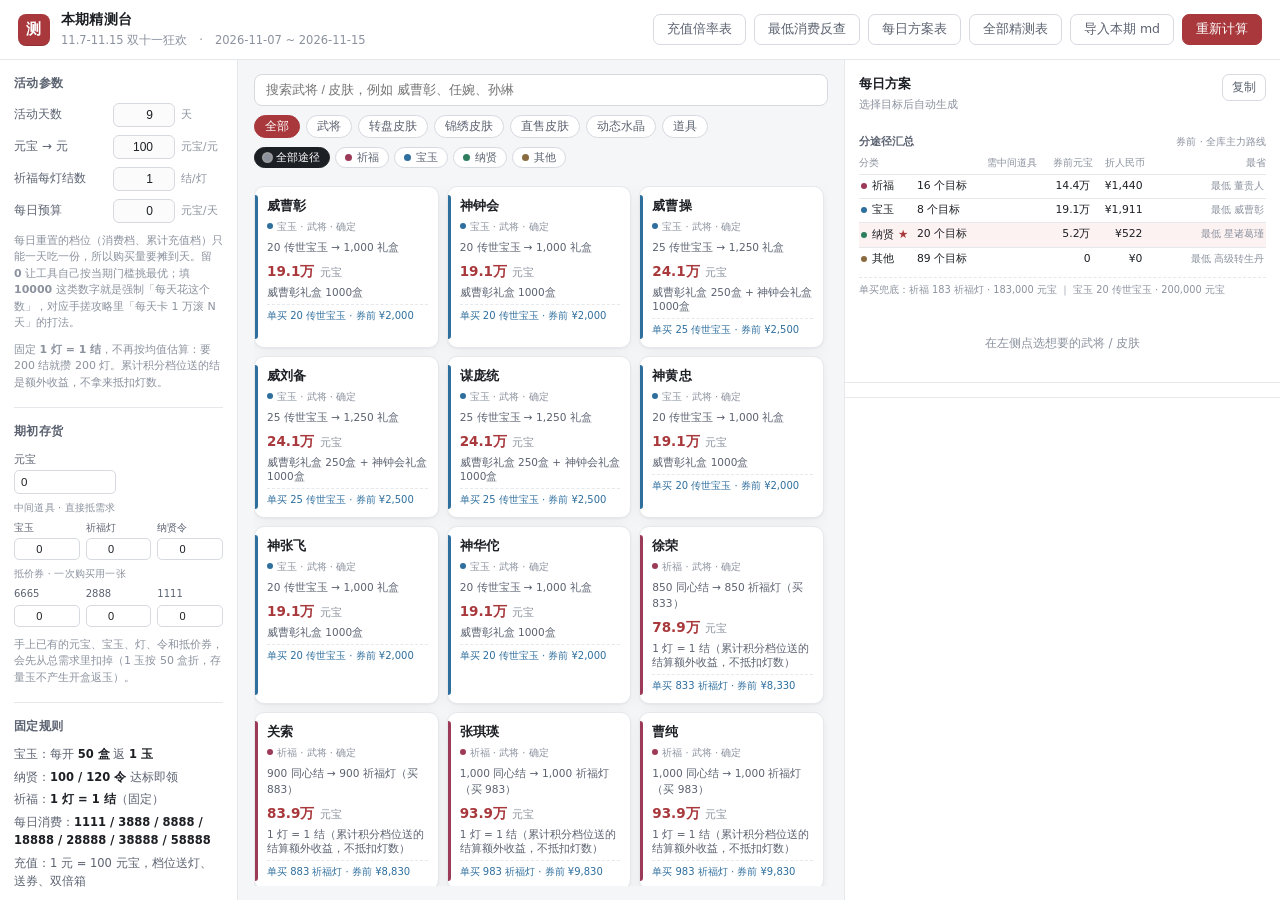
<file: index.html>
<!DOCTYPE html>
<html lang="zh-CN">
<head>
<meta charset="utf-8">
<meta name="viewport" content="width=device-width, initial-scale=1">
<title>三国杀 · 本期精测台</title>
<link rel="stylesheet" href="style.css">
</head>
<body>
<div class="app">

  <!-- 顶部 -->
  <header class="topbar">
    <div class="brand">
      <div class="logo">测</div>
      <div class="brand-txt">
        <h1>本期精测台</h1>
        <p id="eventMeta">—</p>
      </div>
    </div>
    <div class="top-actions">
      <button class="btn ghost" id="btnRate">充值倍率表</button>
      <button class="btn ghost" id="btnMin">最低消费反查</button>
      <button class="btn ghost" id="btnDay">每日方案表</button>
      <button class="btn ghost" id="btnAll">全部精测表</button>
      <button class="btn ghost" id="btnImport">导入本期 md</button>
      <button class="btn" id="btnRecalc">重新计算</button>
    </div>
  </header>

  <div class="body">

    <!-- 左栏：参数 -->
    <aside class="sidebar">
      <section class="panel">
        <h2>活动参数</h2>
        <div class="field">
          <label>活动天数</label>
          <input type="number" id="pDays" min="1" max="30" value="9">
          <span class="unit">天</span>
        </div>
        <div class="field">
          <label>元宝 → 元</label>
          <input type="number" id="pRatio" min="1" step="1" value="100">
          <span class="unit">元宝/元</span>
        </div>
        <div class="field">
          <label>祈福每灯结数</label>
          <input type="number" id="pKnot" value="1" readonly>
          <span class="unit">结/灯</span>
        </div>
        <div class="field">
          <label title="留 0 = 自动按当期档位门槛挑最优；填数字 = 强制按这个金额卡每天的消费">每日预算</label>
          <input type="number" id="pBudget" min="0" step="1000" value="0">
          <span class="unit">元宝/天</span>
        </div>
        <p class="hint">每日重置的档位（消费档、累计充值档）只能一天吃一份，所以购买量要摊到天。留 <b>0</b> 让工具自己按当期门槛挑最优；填 <b>10000</b> 这类数字就是强制「每天花这个数」，对应手搓攻略里「每天卡 1 万滚 N 天」的打法。</p>
        <p class="hint">固定 <b>1 灯 = 1 结</b>，不再按均值估算：要 200 结就攒 200 灯。累计积分档位送的结是额外收益，不拿来抵扣灯数。</p>
      </section>

      <section class="panel">
        <h2>期初存货</h2>
        <div class="mini">
          <label>元宝<input type="number" id="sYb" value="0" min="0" step="1000"></label>
        </div>
        <div class="mini-cap">中间道具 · 直接抵需求</div>
        <div class="mini g3">
          <label title="传世宝玉（1 玉 = 50 盒）">宝玉<input type="number" id="sJade" value="0" min="0" step="1"></label>
          <label>祈福灯<input type="number" id="sLamp" value="0" min="0" step="1"></label>
          <label>纳贤令<input type="number" id="sNana" value="0" min="0" step="1"></label>
        </div>
        <div class="mini-cap">抵价券 · 一次购买用一张</div>
        <div class="mini g3" id="couponStock">
          <label title="抵价券 3000-1111">1111<input type="number" id="sC1" value="0" min="0"></label>
          <label title="抵价券 3000-2888">2888<input type="number" id="sC2" value="0" min="0"></label>
          <label title="抵价券 6666-6665">6665<input type="number" id="sC3" value="0" min="0"></label>
        </div>
        <p class="hint">手上已有的元宝、宝玉、灯、令和抵价券，会先从总需求里扣掉（1 玉按 50 盒折，存量玉不产生开盒返玉）。</p>
      </section>

      <section class="panel">
        <h2>固定规则</h2>
        <ul class="legend">
          <li>宝玉：每开 <b>50 盒</b> 返 <b>1 玉</b></li>
          <li>纳贤：<b>100 / 120 令</b> 达标即领</li>
          <li>祈福：<b>1 灯 = 1 结</b>（固定）</li>
          <li>每日消费：<b>1111 / 3888 / 8888 / 18888 / 28888 / 38888 / 58888</b></li>
          <li>充值：1 元 = 100 元宝，档位送灯、送券、双倍箱</li>
        </ul>
      </section>

      <section class="panel">
        <h2>口径</h2>
        <ul class="legend">
          <li><b>先算道具，再排到每天</b></li>
          <li>卡片上的元宝是<b>券前</b>中间道具成本</li>
          <li>每日消费档位返的令／券会回冲需求</li>
          <li>抵价券按面额直接减；一单只能用一张，但一单可买多件，门槛看当单总额（会自动拆单凑门槛）</li>
          <li>累计充值 / 累计消费档在达标后叠加发放，并回冲需求</li>
          <li>充值 1 元 = 100 元宝，双倍箱按 2 倍算</li>
          <li>概率直出不进方案，只列参考</li>
        </ul>
      </section>

    </aside>

    <!-- 中栏：目标 -->
    <main class="main">
      <div class="toolbar">
        <input type="search" id="search" placeholder="搜索武将 / 皮肤，例如 威曹彰、任婉、孙綝">
        <div class="chips" id="cats"></div>
        <div class="chips ways" id="ways"></div>
      </div>
      <div class="selected-bar" id="selectedBar"></div>
      <div class="grid" id="grid"></div>
    </main>

    <!-- 右栏：每日方案 -->
    <aside class="result">
      <div class="result-head">
        <div>
          <h2>每日方案</h2>
          <p id="planSub">选择目标后自动生成</p>
        </div>
        <button class="btn ghost sm" id="btnCopy">复制</button>
      </div>
      <div class="totals" id="totals"></div>
      <div class="split" id="splitBox"></div>
      <div class="result-body">
        <div class="day-list" id="dayList"></div>
        <div class="output" id="outputBox"></div>
        <div class="audit" id="auditBox"></div>
      </div>
    </aside>

  </div>
</div>

<!-- 每日方案表 -->
<div class="modal" id="dayModal">
  <div class="modal-box wide">
    <div class="modal-head">
      <h2 id="dayTitle">每日消费方案</h2>
      <button class="btn ghost sm" id="closeDay">关闭</button>
    </div>
    <div class="modal-body" id="dayBody"></div>
  </div>
</div>

<!-- 全部精测表 -->
<div class="modal" id="allModal">
  <div class="modal-box">
    <div class="modal-head">
      <h2>本期全部目标精测表</h2>
      <button class="btn ghost sm" id="closeAll">关闭</button>
    </div>
    <div class="modal-body" id="allBody"></div>
  </div>
</div>

<!-- 路线对比 -->
<div class="modal" id="routeModal">
  <div class="modal-box">
    <div class="modal-head">
      <h2 id="routeTitle">路线对比</h2>
      <button class="btn ghost sm" id="closeRoute">关闭</button>
    </div>
    <div class="modal-body" id="routeBody"></div>
  </div>
</div>

<!-- 导入 -->
<div class="modal" id="importModal">
  <div class="modal-box narrow">
    <div class="modal-head">
      <h2>导入本期公告 md</h2>
      <button class="btn ghost sm" id="closeImport">关闭</button>
    </div>
    <div class="modal-body">
      <p class="hint">支持官网公告导出的 md 文件。解析后会在下方列出识别到的系统，确认后覆盖当前数据。</p>
      <input type="file" id="fileInput" accept=".md,.txt,.markdown">
      <textarea id="mdPaste" placeholder="或者把公告内容直接粘贴到这里……"></textarea>
      <div class="row">
        <button class="btn" id="btnParse">解析并预览</button>
        <button class="btn ghost" id="btnApply" disabled>应用到本期</button>
      </div>
      <div id="parseReport" class="parse-report"></div>
    </div>
  </div>
</div>

<!-- 充值倍率表 -->
<div class="modal" id="rateModal">
  <div class="modal-box xwide">
    <div class="modal-head">
      <h2>充值分析 · 充多少、能拆出什么、能拿谁</h2>
      <button class="btn ghost sm" id="closeRate">关闭</button>
    </div>
    <div class="modal-body" id="rateBody"></div>
  </div>
</div>

<!-- 最低消费反查 -->
<div class="modal" id="minModal">
  <div class="modal-box wide">
    <div class="modal-head">
      <h2>最低消费反查 · 想要它就最少花多少</h2>
      <button class="btn ghost sm" id="closeMin">关闭</button>
    </div>
    <div class="modal-body" id="minBody">
      <div class="min-form">
        <label style="font-size:11.5px;color:var(--ink-2)">想要</label>
        <select id="minItem"></select>
        <input type="number" id="minQty" value="1" min="1" step="1">
        <button class="btn" id="btnMinGo">反查最低消费</button>
        <span class="hintline">枚举「充值组合 × 每日消费档位分布」，只算确定规则（保底 / 累计 / 商店标价），不算概率期望。数量 &gt;1 按重复购买近似，商店限购 1 件的目标请填 1。</span>
      </div>
      <div class="min-res" id="minResults"></div>
    </div>
  </div>
</div>

<script src="js/currency.js"></script>
<script src="js/data.js"></script>
<script src="js/engine.js"></script>
<script src="js/plan.js"></script>
<script src="js/classify.js"></script>
<script src="js/rates.js"></script>
<script src="js/mincost.js"></script>
<script src="js/parser.js"></script>
<script src="js/ui.js"></script>
</body>
</html>
</file>
<file: style.css>
:root{
  --bg:#f5f6f8;
  --panel:#ffffff;
  --line:#e6e8ec;
  --line-strong:#d6d9df;
  --ink:#1c1f24;
  --ink-2:#5b6270;
  --ink-3:#8b929e;
  --accent:#a8383c;
  --accent-soft:#fdf2f2;
  --gold:#9a7b3f;
  --green:#2f7d5f;
  --radius:10px;
  --shadow:0 1px 2px rgba(20,24,32,.05), 0 4px 16px rgba(20,24,32,.04);
}
*{box-sizing:border-box}
html,body{height:100%}
body{
  margin:0;background:var(--bg);color:var(--ink);
  font-family:-apple-system,"Segoe UI","Microsoft YaHei UI","Microsoft YaHei",system-ui,sans-serif;
  font-size:13px;line-height:1.55;
  -webkit-font-smoothing:antialiased;
}
h1,h2,h3,p,ul{margin:0}
button{font-family:inherit}

.app{display:flex;flex-direction:column;height:100vh;overflow:hidden}

/* ---------- 顶栏 ---------- */
.topbar{
  height:60px;flex:0 0 60px;display:flex;align-items:center;justify-content:space-between;
  padding:0 18px;background:var(--panel);border-bottom:1px solid var(--line);
}
.brand{display:flex;align-items:center;gap:11px}
.logo{
  width:32px;height:32px;border-radius:8px;background:var(--accent);color:#fff;
  display:grid;place-items:center;font-weight:700;font-size:15px;letter-spacing:1px;
  box-shadow:inset 0 -1px 0 rgba(0,0,0,.15);
}
.brand-txt h1{font-size:14px;font-weight:650;letter-spacing:.2px}
.brand-txt p{font-size:11.5px;color:var(--ink-3);margin-top:1px}
.top-actions{display:flex;gap:8px}

.btn{
  border:1px solid var(--accent);background:var(--accent);color:#fff;
  padding:6px 13px;border-radius:7px;font-size:12.5px;cursor:pointer;
  transition:.15s;white-space:nowrap;
}
.btn:hover{filter:brightness(1.06)}
.btn.ghost{background:transparent;border-color:var(--line-strong);color:var(--ink-2)}
.btn.ghost:hover{background:#f2f3f5;color:var(--ink)}
.btn.sm{padding:4px 9px;font-size:12px}
.btn:disabled{opacity:.45;cursor:not-allowed}

/* ---------- 布局 ---------- */
.body{flex:1;display:grid;grid-template-columns:238px minmax(380px,1fr) 436px;overflow:hidden}

/* ---------- 侧栏 ---------- */
.sidebar{
  border-right:1px solid var(--line);background:var(--panel);overflow:auto;padding:14px;
}
.panel+.panel{margin-top:16px;padding-top:14px;border-top:1px solid var(--line)}
.panel h2{font-size:12px;font-weight:650;color:var(--ink-2);letter-spacing:.4px;margin-bottom:10px}
.field{display:flex;align-items:center;gap:6px;margin-bottom:8px}
.field label{flex:1;font-size:12px;color:var(--ink-2);white-space:nowrap;overflow:hidden;text-overflow:ellipsis}
.field input{
  width:62px;padding:4px 6px;border:1px solid var(--line-strong);border-radius:6px;
  font-size:12px;text-align:right;background:#fbfbfc;color:var(--ink);font-variant-numeric:tabular-nums;
}
.field input:focus{outline:none;border-color:var(--accent);background:#fff}
.field .unit{font-size:10.5px;color:var(--ink-3);width:42px;flex:0 0 42px}
.check{display:flex;gap:7px;align-items:flex-start;font-size:12px;color:var(--ink-2);margin-top:4px;cursor:pointer}
.check input{margin-top:2px}
.hint{font-size:11px;color:var(--ink-3);line-height:1.5;margin-top:10px}
.legend{list-style:none;padding:0;font-size:11.5px;color:var(--ink-2);display:flex;flex-direction:column;gap:5px}
.legend b{color:var(--ink);font-weight:600}

/* ---------- 中栏 ---------- */
.main{display:flex;flex-direction:column;overflow:hidden;padding:14px 16px}
.toolbar{display:flex;flex-direction:column;gap:9px;margin-bottom:10px}
#search{
  width:100%;padding:8px 11px;border:1px solid var(--line-strong);border-radius:8px;
  font-size:12.5px;background:var(--panel);color:var(--ink);
}
#search:focus{outline:none;border-color:var(--accent)}
.chips{display:flex;gap:6px;flex-wrap:wrap}
.chip{
  padding:3px 10px;border-radius:20px;border:1px solid var(--line-strong);background:var(--panel);
  font-size:11.5px;color:var(--ink-2);cursor:pointer;transition:.15s;
}
.chip:hover{border-color:var(--accent);color:var(--accent)}
.chip.on{background:var(--accent);border-color:var(--accent);color:#fff}

.selected-bar{display:flex;flex-wrap:wrap;gap:6px;min-height:0;margin-bottom:8px}
.sel-tag{
  display:inline-flex;align-items:center;gap:6px;background:var(--accent-soft);
  border:1px solid #f0d9d9;color:#8d2f32;padding:3px 8px;border-radius:6px;font-size:11.5px;
}
.sel-tag b{font-weight:600}
.sel-tag span{cursor:pointer;color:#b56a6c;font-weight:700;padding:0 1px}
.sel-tag span:hover{color:var(--accent)}

.grid{
  flex:1;overflow:auto;display:grid;gap:8px;
  grid-template-columns:repeat(auto-fill,minmax(178px,1fr));
  align-content:start;padding-right:4px;padding-bottom:16px;
}
.card{
  background:var(--panel);border:1px solid var(--line);border-radius:var(--radius);
  padding:9px 10px;cursor:pointer;transition:.15s;position:relative;
  box-shadow:var(--shadow);
}
.card:hover{border-color:#cfd3da;transform:translateY(-1px)}
.card.on{border-color:var(--accent);box-shadow:0 0 0 2px var(--accent-soft),var(--shadow)}
.card .nm{font-size:12.8px;font-weight:600;letter-spacing:.1px;margin-bottom:3px;white-space:nowrap;overflow:hidden;text-overflow:ellipsis}
.card .cat{font-size:10px;color:var(--ink-3);margin-bottom:6px}
.card .price{font-size:13.5px;font-weight:650;color:var(--accent);font-variant-numeric:tabular-nums}
.card .price small{font-size:10.5px;font-weight:400;color:var(--ink-3);margin-left:2px}
.card .way{font-size:10.5px;color:var(--ink-2);margin-top:3px;line-height:1.35;
  display:-webkit-box;-webkit-line-clamp:2;-webkit-box-orient:vertical;overflow:hidden}
.card .flag{position:absolute;bottom:7px;right:9px;font-size:9.5px;color:var(--gold);border:1px solid #e6dcc4;
  background:#fdfaf1;border-radius:4px;padding:0 4px}
.card .cmp{
  position:absolute;top:6px;right:6px;opacity:0;transition:.15s;
  border:1px solid var(--line-strong);background:#fff;color:var(--ink-2);
  font-size:10px;padding:1px 5px;border-radius:5px;cursor:pointer;
}
.card:hover .cmp{opacity:1}
.card .cmp:hover{border-color:var(--accent);color:var(--accent)}
.card.pinned{border-color:var(--gold)}
.card.pinned::after{content:"手动";position:absolute;bottom:7px;left:9px;font-size:9px;color:var(--gold)}
.modal-body td .use{
  border:1px solid var(--line-strong);background:#fff;border-radius:5px;font-size:11px;
  padding:2px 7px;cursor:pointer;color:var(--ink-2);
}
.modal-body td .use:hover{border-color:var(--accent);color:var(--accent)}
.modal-body tr.chosen td{background:var(--accent-soft)}
.modal-body tr.chosen td:first-child::before{content:"● ";color:var(--accent)}
.empty{grid-column:1/-1;color:var(--ink-3);text-align:center;padding:40px 0;font-size:12px}

/* ---------- 右栏 ---------- */
.result{
  border-left:1px solid var(--line);background:var(--panel);display:flex;flex-direction:column;
  overflow:hidden;
}
.result-head{display:flex;justify-content:space-between;align-items:flex-start;padding:14px 14px 8px}
.result-head h2{font-size:13px;font-weight:650}
.result-head p{font-size:11px;color:var(--ink-3);margin-top:2px}
.totals{display:grid;grid-template-columns:1fr 1fr;gap:8px;padding:0 14px 12px}
.tot{
  background:#fafbfc;border:1px solid var(--line);border-radius:8px;padding:8px 10px;
}
.tot .k{font-size:10.5px;color:var(--ink-3)}
.tot .v{font-size:17px;font-weight:680;letter-spacing:-.2px;font-variant-numeric:tabular-nums;margin-top:2px}
.tot .v small{font-size:10.5px;font-weight:400;color:var(--ink-3)}
.tot.hl{background:var(--accent-soft);border-color:#f2dcdc}
.tot.hl .v{color:var(--accent)}
/* 无渠道目标提示：横跨两列，避免挤进 grid 的单个格子里 */
.totals .noroute{grid-column:1/-1;background:#fdf7e6;border:1px solid #efe1b9;border-radius:8px;
  padding:7px 10px;font-size:10.8px;color:#8a6d1f;line-height:1.55}
.totals .noroute span{display:block;color:var(--ink-3);margin-top:2px;font-size:10.2px}

.result-body{flex:1;overflow:auto;padding-bottom:6px}
.plan-list{padding:0 14px}
.pline{border:1px solid var(--line);border-radius:9px;padding:9px 10px;margin-bottom:8px;background:#fff}
.pline .ph{display:flex;justify-content:space-between;gap:8px;align-items:baseline}
.pline .pn{font-size:12.3px;font-weight:600}
.pline .pc{font-size:12.3px;font-weight:650;color:var(--accent);font-variant-numeric:tabular-nums;white-space:nowrap}
.pline .pi{font-size:10.8px;color:var(--ink-2);margin-top:3px}
.pline .picks{font-size:10.8px;color:var(--ink-3);margin-top:5px;line-height:1.5;border-top:1px dashed var(--line);padding-top:5px}
.pline .picks b{color:var(--ink-2);font-weight:600}

.charge{padding:0 14px 14px;margin-top:6px;border-top:1px solid var(--line)}
.charge h3{font-size:11.5px;color:var(--ink-2);font-weight:650;margin:10px 0 7px}
.charge-row{display:flex;justify-content:space-between;gap:10px;font-size:11.5px;color:var(--ink-2);padding:3px 0}
.charge-row span{flex:1 1 auto;min-width:0}
.charge-row b{flex:0 0 auto;white-space:nowrap;color:var(--ink);font-weight:600;font-variant-numeric:tabular-nums}

/* ---------- 弹窗 ---------- */
.modal{position:fixed;inset:0;background:rgba(24,27,33,.34);display:none;place-items:center;z-index:50;padding:24px}
.modal.on{display:grid}
.modal-box{
  background:var(--panel);border-radius:12px;width:min(980px,96vw);max-height:88vh;
  display:flex;flex-direction:column;box-shadow:0 24px 60px rgba(0,0,0,.18);overflow:hidden;
}
.modal-box.narrow{width:min(620px,96vw)}
.modal-head{display:flex;justify-content:space-between;align-items:center;padding:14px 16px;border-bottom:1px solid var(--line)}
.modal-head h2{font-size:13.5px;font-weight:650}
.modal-body{padding:14px 16px;overflow:auto}
.modal-body table{width:100%;border-collapse:collapse;font-size:11.8px}
.modal-body th,.modal-body td{padding:6px 8px;border-bottom:1px solid var(--line);text-align:left}
.modal-body th{font-size:11px;color:var(--ink-3);font-weight:600;position:sticky;top:0;background:var(--panel)}
.modal-body td.num{text-align:right;font-variant-numeric:tabular-nums}
/* 表头也要跟数据列同向对齐，否则「元宝 / ≈元」表头左、数字右，看着就是错位 */
.modal-body th.num,.plan-table th.num{text-align:right;font-variant-numeric:tabular-nums}
.modal-body tr:hover td{background:#fafbfc}
.modal-body .cheap{color:var(--green);font-weight:600}

#mdPaste{width:100%;height:120px;margin-top:10px;border:1px solid var(--line-strong);border-radius:8px;
  padding:8px;font-family:ui-monospace,Consolas,monospace;font-size:11px;resize:vertical}
.row{display:flex;gap:8px;margin-top:10px}
.parse-report{margin-top:12px;font-size:11.5px;color:var(--ink-2);line-height:1.6}
.parse-report .ok{color:var(--green)}
.parse-report .bad{color:var(--accent)}

::-webkit-scrollbar{width:9px;height:9px}
::-webkit-scrollbar-thumb{background:#d8dbe1;border-radius:6px;border:2px solid transparent;background-clip:padding-box}
::-webkit-scrollbar-thumb:hover{background:#c3c7cf;background-clip:padding-box}
::-webkit-scrollbar-track{background:transparent}

/* ---- 中间道具链 ---- */
.card .cur{font-size:10.6px;color:var(--ink-2);margin-bottom:5px;line-height:1.5;
  font-variant-numeric:tabular-nums;word-break:break-word}
.chainrow{margin-top:4px;font-size:10.6px;color:var(--ink-2);line-height:1.7;
  display:flex;flex-wrap:wrap;align-items:center;gap:2px;font-variant-numeric:tabular-nums}
.chainrow .seg{background:#f4f5f7;border:1px solid var(--line);border-radius:4px;padding:0 4px;white-space:nowrap}
.chainrow .seg b{color:var(--ink);font-weight:650}
.chainrow .end{background:var(--accent-soft);border:1px solid #dfe4fb;color:var(--accent);
  border-radius:4px;padding:0 4px;white-space:nowrap;font-weight:600}
.chainrow .end b{color:var(--accent);font-weight:700}
.chainrow .ar{color:var(--ink-3);font-size:9px;margin:0 1px}
.tag-ok{font-size:9.5px;color:#2f7a4f;background:#eef7f1;border:1px solid #d6eadf;border-radius:3px;padding:0 4px}
.tag-avg{font-size:9.5px;color:#8a6a1f;background:#fbf6e8;border:1px solid #ece0c2;border-radius:3px;padding:0 4px}
.tag-bad{font-size:9.5px;color:#9a4a3f;background:#fdf0ee;border:1px solid #f0d8d3;border-radius:3px;padding:0 4px}
.modal-body tr.dim td{color:var(--ink-3)}
.modal-body td .sub{font-size:10px;color:var(--ink-3);margin-top:1px;font-weight:400}

/* ================= 期初存货 ================= */
.mini{display:grid;grid-template-columns:1fr 1fr;gap:6px}
.mini label{display:flex;flex-direction:column;gap:3px;font-size:10.5px;color:var(--ink-2)}
.mini input{width:100%;padding:5px 6px;font-size:11.5px;border:1px solid var(--line-strong);
  border-radius:5px;background:#fff;color:var(--ink);font-variant-numeric:tabular-nums}

/* ================= 每日方案 ================= */
.day{border:1px solid var(--line);border-radius:8px;padding:8px 10px;margin:0 14px 8px;background:#fff}
/* 四列定宽：日期 / 充值 / 「消费」标签 / 金额，保证每一天的字段竖直对齐 */
.day .dh{display:grid;grid-template-columns:62px minmax(0,1fr) auto 78px;align-items:baseline;column-gap:8px;
  font-size:11.5px;color:var(--ink-2)}
.day .dt{font-weight:700;color:var(--ink);font-size:12.2px;white-space:nowrap}
.day .dchg{min-width:0;line-height:1.5}
.day .dchg b{color:var(--accent);font-weight:700;font-variant-numeric:tabular-nums;white-space:nowrap}
/* 标签与金额拆成两个 grid item，避免「消费」二字跟着数字左右浮动 */
.day .dsp{display:contents}
.day .dsp-k{color:var(--ink-3);white-space:nowrap;text-align:right}
.day .dsp b{color:var(--ink);white-space:nowrap;text-align:right;font-variant-numeric:tabular-nums}
.day .dsp b{color:var(--ink);font-variant-numeric:tabular-nums}
.day .dp{margin-top:5px;font-size:11.5px;color:var(--ink);line-height:1.65;word-break:break-word}
.day .ddisc{margin-top:3px;font-size:10.5px;color:var(--green)}
.day .drw{margin-top:3px;font-size:10.5px;color:var(--ink-3);line-height:1.6}

.audit{padding:4px 14px 18px;margin-top:6px;border-top:1px solid var(--line)}
.audit h3{font-size:11.5px;color:var(--ink-2);font-weight:600;margin:8px 0 6px}
.mini-table{width:100%;border-collapse:collapse;font-size:11.2px}
.mini-table th,.mini-table td{padding:4px 5px;border-bottom:1px solid var(--line);text-align:left}
.mini-table th{color:var(--ink-3);font-weight:500;font-size:10.5px}
.mini-table td.num,.mini-table th.num{text-align:right;font-variant-numeric:tabular-nums}
.mini-table td.ok{color:var(--green);font-weight:600}
.mini-table td.bad{color:var(--accent);font-weight:600}

/* ================= 大表 ================= */
.modal-box.wide{width:min(1120px,96vw)}
.plan-table{width:100%;border-collapse:collapse;font-size:11.8px;margin-bottom:14px}
.plan-table th,.plan-table td{padding:7px 8px;border-bottom:1px solid var(--line);text-align:left;vertical-align:top}
.plan-table th{color:var(--ink-3);font-weight:500;font-size:11px;white-space:nowrap;background:#fafbfc}
.plan-table td.num{text-align:right;font-variant-numeric:tabular-nums;white-space:nowrap}
.plan-table td:first-child{white-space:nowrap;font-variant-numeric:tabular-nums}
.plan-table td.ok{color:var(--green);font-weight:600}
.plan-table td.bad{color:var(--accent);font-weight:600}
/* 每日方案表：列宽钉死，避免「充值档位」这种长串把后面几列挤得每天不一样宽 */
.day-plan{table-layout:fixed}
.day-plan th:nth-child(1),.day-plan td:nth-child(1){width:70px}
.day-plan th:nth-child(2),.day-plan td:nth-child(2){width:29%}
.day-plan th:nth-child(3),.day-plan td:nth-child(3){width:86px}
.day-plan th:nth-child(4),.day-plan td:nth-child(4){width:86px}
.day-plan td{word-break:break-word}
.day-plan td.chg{color:var(--ink-2);line-height:1.5}
.day-plan td .day-tier{margin-top:3px;font-size:9.3px;color:var(--accent);white-space:normal;line-height:1.35}
.day-plan td .day-cpn{margin-top:3px;font-size:9.3px;color:var(--ink-3);white-space:normal;line-height:1.35}
.day-plan tbody tr:hover td{background:#fafbfc}
.audit-block{margin-top:6px}
.sumline{margin-top:10px;padding:8px 10px;background:var(--accent-soft);border:1px solid #f0dcdc;
  border-radius:6px;font-size:11.5px;color:var(--ink-2);line-height:1.7}
.sumline b{color:var(--accent);font-variant-numeric:tabular-nums}

/* ============================================================
   v4：分途径 · 过程产出 · 倍率表 · 最低消费反查
   ============================================================ */

/* ---- 四类色标 ---- */
.chips.ways{gap:5px}
.chip.w{display:inline-flex;align-items:center;gap:5px;padding:2px 9px;font-size:11px}
.chip.w .dot{width:7px;height:7px;border-radius:50%;display:inline-block;flex:0 0 7px}
.chip.w.on{background:var(--ink);border-color:var(--ink);color:#fff}
.chip.w.on .dot{box-shadow:0 0 0 2px rgba(255,255,255,.55)}

.card .mark{position:absolute;left:0;top:8px;bottom:8px;width:3px;border-radius:0 3px 3px 0}
.card{padding-left:12px}
.card .cat .wdot{width:6px;height:6px;border-radius:50%;display:inline-block;margin-right:4px;vertical-align:1px}
.card .alts{
  margin-top:5px;padding-top:4px;border-top:1px dashed var(--line);
  font-size:10px;color:var(--ink-3);line-height:1.45;
  display:-webkit-box;-webkit-line-clamp:2;-webkit-box-orient:vertical;overflow:hidden;
}
.card .alts b{color:var(--ink-2);font-weight:600}

/* ---- 右栏：分途径汇总 ---- */
.split{padding:0 14px 10px}
.split h3{font-size:11px;color:var(--ink-2);font-weight:650;margin-bottom:5px;display:flex;justify-content:space-between;align-items:baseline}
.split h3 span{font-weight:400;color:var(--ink-3);font-size:10px}
.split table{width:100%;border-collapse:collapse;font-size:10.8px;table-layout:fixed}
.split th{font-size:10px;color:var(--ink-3);font-weight:500;text-align:right;padding:0 0 3px}
.split th:first-child{text-align:left}
.split td{padding:3px 2px;border-top:1px solid var(--line);text-align:right;font-variant-numeric:tabular-nums;white-space:nowrap;overflow:hidden;text-overflow:ellipsis}
.split td:first-child{text-align:left;white-space:nowrap}
.split td:nth-child(2){text-align:left}
.split th:nth-child(1),.split td:nth-child(1){width:56px}
.split th:nth-child(3),.split td:nth-child(3){width:56px}
.split th:nth-child(4),.split td:nth-child(4){width:52px}
.split th.nt,.split td.nt{text-align:right;color:var(--ink-3);font-size:9.6px}
.split tr.dim td{color:var(--ink-3)}
.split .cn{display:inline-flex;align-items:center;gap:5px}
.split .cn i{width:6px;height:6px;border-radius:50%;display:inline-block}
.split .star{color:var(--accent);font-weight:700;margin-left:4px;font-size:11.5px}
.split tr.on td{background:var(--accent-soft)}

/* ---- 过程产出 ---- */
.output{padding:2px 14px 6px;border-top:1px solid var(--line);margin-top:4px}
.output h3{font-size:11.5px;color:var(--ink-2);font-weight:650;margin:9px 0 6px;display:flex;justify-content:space-between;align-items:baseline}
.output h3 em{font-style:normal;font-weight:400;font-size:10px;color:var(--ink-3)}
.output h4{font-size:10.5px;color:var(--ink-3);font-weight:600;margin:8px 0 4px;letter-spacing:.3px}
.cpn-line{display:flex;gap:6px;margin-bottom:6px}
.cpn-line div{flex:1;background:#fafbfc;border:1px solid var(--line);border-radius:6px;padding:5px 6px}
.cpn-line .k{font-size:9.5px;color:var(--ink-3)}
.cpn-line .v{font-size:13px;font-weight:680;font-variant-numeric:tabular-nums}
.cpn-line .v.warn{color:var(--accent)}
.out-table{width:100%;border-collapse:collapse;font-size:10.6px}
.out-table th{font-size:9.8px;color:var(--ink-3);font-weight:500;text-align:right;padding:0 0 3px}
.out-table th:first-child,.out-table td:first-child{text-align:left}
.out-table td{padding:3px 2px;border-top:1px solid var(--line);text-align:right;font-variant-numeric:tabular-nums}
.out-table tr.dim td{color:var(--ink-3)}
.out-table.cpn{table-layout:fixed}
.out-table.cpn td:nth-child(1),.out-table.cpn th:nth-child(1){width:38%}
.out-table.cpn td:nth-child(2),.out-table.cpn th:nth-child(2),
.out-table.cpn td:nth-child(3),.out-table.cpn th:nth-child(3),
.out-table.cpn td:nth-child(4),.out-table.cpn th:nth-child(4){width:20%}
.out-table.cpn td.cpn-name{white-space:nowrap;text-align:left}
.out-table.cond td:first-child{white-space:normal;line-height:1.4}
.out-table.cond td:last-child{width:74px}
.out-table .st{font-size:9.4px;padding:1px 4px;border-radius:3px;white-space:nowrap}
.st.in{color:#2f7a4f;background:#eef7f1;border:1px solid #d6eadf}
.st.only{color:#8a6a1f;background:#fbf6e8;border:1px solid #ece0c2}
.st.off{color:#8b929e;background:#f5f6f8;border:1px solid var(--line)}
.out-note{font-size:10.4px;color:var(--ink-3);line-height:1.55;margin-top:6px}
.out-note b{color:var(--accent);font-variant-numeric:tabular-nums}
.out-table.rhythm td:nth-child(2),.out-table.rhythm td:nth-child(3),.out-table.rhythm td:nth-child(4){text-align:right}
.out-table.rhythm tr.hl-row td{background:var(--accent-soft);font-weight:500}
.out-table.rhythm td:nth-child(5){text-align:left;color:var(--ink-3)}
/* 累计消费送宝玉补档表：门槛/玉/价值右对齐，状态左对齐 */
.out-table.jade-topup td:nth-child(1),.out-table.jade-topup td:nth-child(2),.out-table.jade-topup td:nth-child(3){text-align:right}
.out-table.jade-topup td:nth-child(4){text-align:left;color:var(--ink-2)}
.out-table.jade-topup tr.done td{color:var(--ink-3)}
.out-table.jade-topup tr.done td:first-child::before{content:'✓ ';color:#2f7a4f;font-weight:700}
.out-table.jade-topup tr.next td{background:var(--accent-soft);font-weight:500}
.out-table.jade-topup tr.far td{opacity:.66}
/* 草船借箭概率武将覆盖表：沿用 rhythm 列对齐，首列武将名左对齐，达标行打勾 */
.out-table.ccbj-topup td:nth-child(1){text-align:left}
.out-table.ccbj-topup tr.done td{color:var(--ink-3)}
.out-table.ccbj-topup tr.done td:first-child::before{content:'✓ ';color:#2f7a4f;font-weight:700}
.out-table.ccbj-topup tr.far td{opacity:.7}
.out-note.jade-tip{margin-top:7px;padding:6px 8px;border-left:2px solid var(--accent);background:var(--accent-soft);border-radius:0 4px 4px 0;color:var(--ink-2)}
.out-note .hl-num{color:var(--accent);font-weight:700;font-variant-numeric:tabular-nums}
.free-chips{display:flex;flex-wrap:wrap;gap:4px;margin-top:2px}
.free-chips span{font-size:9.8px;border:1px solid var(--line);border-radius:4px;padding:1px 5px;color:var(--ink-2);background:#fafbfc}
.free-chips span.off{color:var(--ink-3);text-decoration:line-through;background:#fff}

/* ---- 充值倍率表 ---- */
.rate-foot{font-size:10.6px;color:var(--ink-3);line-height:1.7;margin-top:12px;padding:9px 11px;background:#fafbfc;border:1px solid var(--line);border-radius:8px}
.rate-foot b{color:var(--ink-2)}
.rate-sec{margin-top:16px}
.rate-sec h3{font-size:12px;font-weight:650;margin-bottom:7px;display:flex;align-items:baseline;gap:8px}
.rate-sec h3 em{font-style:normal;font-size:10.5px;color:var(--ink-3);font-weight:400}
.modal-body td .bar{display:inline-block;height:6px;border-radius:3px;background:var(--accent);opacity:.72;vertical-align:1px;margin-right:5px}
.modal-body .tagline{font-size:9.6px;padding:1px 5px;border-radius:3px;background:var(--accent-soft);color:var(--accent);border:1px solid #f0dcdc;white-space:nowrap}
.modal-body .tagline.gold{background:#fdfaf1;color:#8a6a1f;border-color:#ece0c2}
.modal-body .tagline.gray{background:#f5f6f8;color:var(--ink-3);border-color:var(--line)}
.combo-row{display:flex;gap:10px;align-items:baseline;font-size:11.5px;padding:6px 8px;border:1px solid var(--line);border-radius:7px;margin-bottom:6px;background:#fff}
.combo-row .rtag{font-size:9.6px;padding:1px 6px;border-radius:4px;background:var(--ink);color:#fff;flex:0 0 auto}
.combo-row .rtag.g{background:var(--green)}
.combo-row .rtag.a{background:var(--accent)}
.combo-row b{font-variant-numeric:tabular-nums}
.combo-row .sub{color:var(--ink-3);font-size:10.4px}

/* ---- 最低消费反查 ---- */
.min-form{display:flex;gap:8px;align-items:center;flex-wrap:wrap;padding-bottom:12px;border-bottom:1px solid var(--line)}
.min-form select,.min-form input{
  padding:6px 8px;border:1px solid var(--line-strong);border-radius:7px;font-size:12px;
  background:#fff;color:var(--ink);font-family:inherit;
}
.min-form select{min-width:240px}
.min-form input{width:72px;text-align:right;font-variant-numeric:tabular-nums}
.min-form .hintline{font-size:10.5px;color:var(--ink-3);flex-basis:100%;margin-top:2px}
.min-res{margin-top:12px}
.min-card{border:1px solid var(--line);border-radius:9px;padding:9px 11px;margin-bottom:9px;background:#fff}
.min-card.best{border-color:var(--accent);box-shadow:0 0 0 2px var(--accent-soft)}
.min-card .hd{display:flex;align-items:baseline;gap:9px;margin-bottom:5px}
.min-card .hd .mtag{font-size:9.8px;padding:1px 6px;border-radius:4px;background:var(--accent);color:#fff}
.min-card .hd .mtag.g{background:var(--green)}
.min-card .hd .mtag.k{background:var(--ink-2)}
.min-card .hd .money{font-size:16px;font-weight:700;color:var(--accent);font-variant-numeric:tabular-nums;margin-left:auto}
.min-card .hd .money small{font-size:10px;font-weight:400;color:var(--ink-3);margin-left:4px}
.min-card .kv{display:grid;grid-template-columns:66px 1fr;gap:2px 8px;font-size:11px;color:var(--ink-2);line-height:1.55}
.min-card .kv i{font-style:normal;color:var(--ink-3)}
.min-card .kv b{font-weight:600;color:var(--ink);font-variant-numeric:tabular-nums}
.min-card .why{font-size:10px;color:var(--ink-3);margin-top:5px;padding-top:5px;border-top:1px dashed var(--line)}
.min-meta{font-size:10.6px;color:var(--ink-3);line-height:1.7;margin-top:8px}
.warnbar{font-size:11px;color:#8a6a1f;background:#fbf6e8;border:1px solid #ece0c2;border-radius:7px;padding:6px 9px;margin-top:8px}

/* ---- 组合倍率器 ---- */
.modal-body th.ckcell,.modal-body td.ckcell{width:26px;padding:6px 2px;text-align:center}
.modal-body td.ckcell input{width:13px;height:13px;accent-color:var(--accent);cursor:pointer;margin:0}
.modal-body tr.picked td{background:var(--accent-soft)}
.combo-line{display:flex;align-items:center;gap:5px;flex-wrap:wrap;margin-bottom:8px}
.combopick{
  display:inline-flex;align-items:baseline;gap:2px;font-size:11.5px;font-weight:600;
  background:#fafbfc;border:1px solid var(--line-strong);border-radius:6px;padding:3px 7px;
}
.combopick i{font-style:normal;color:var(--ink-3);font-weight:400}
.combopick em{font-style:normal;font-size:9.8px;color:var(--green);margin-left:3px}
.combo-line .plus{color:var(--ink-3);font-size:11px}
.combo-sum{
  display:grid;grid-template-columns:repeat(6,1fr);gap:1px;background:var(--line);
  border:1px solid var(--line);border-radius:8px;overflow:hidden;
}
.combo-sum div{background:#fff;padding:6px 8px}
.combo-sum .k{display:block;font-size:9.8px;color:var(--ink-3)}
.combo-sum b{font-size:13px;font-weight:680;font-variant-numeric:tabular-nums;letter-spacing:-.2px}
.combo-sum .big{background:var(--accent-soft)}
.combo-sum .big b{color:var(--accent);font-size:15px}
.quickline{display:flex;align-items:center;gap:6px;flex-wrap:wrap;margin-top:6px}
.quickline>span{font-size:10px;color:var(--ink-3);flex:0 0 52px}
.qcombo{
  display:inline-flex;align-items:baseline;gap:6px;font-family:inherit;font-size:11px;
  border:1px solid var(--line-strong);background:#fff;border-radius:6px;padding:3px 8px;
  cursor:pointer;color:var(--ink-2);
}
.qcombo:hover{border-color:var(--accent);color:var(--accent)}
.qcombo b{color:var(--green);font-variant-numeric:tabular-nums}
.qcombo:hover b{color:var(--accent)}
.split-foot{
  margin-top:6px;padding-top:5px;border-top:1px dashed var(--line);
  font-size:9.8px;color:var(--ink-3);line-height:1.5;
}
.card .alts .sgl{color:#2f6f9e}
.qcombo i,.combopick s{
  font-style:normal;text-decoration:none;font-size:9px;color:var(--ink-3);
  margin-left:2px;font-weight:400;
}

/* ---- 期初存货：分组（道具 / 券） ---- */
.mini.g3{grid-template-columns:1fr 1fr 1fr}
.mini.g3 label{font-size:10px}
.mini.g3 input{padding:4px 4px;font-size:11px;text-align:center}
.mini-cap{font-size:9.6px;color:var(--ink-3);margin:7px 0 4px;letter-spacing:.2px}

/* ---------- 充值分析表（先定充值，再挑武将） ---------- */
.rate-kpis{display:flex;gap:8px;margin-bottom:12px;flex-wrap:wrap}
.rate-kpis .kpi{background:#fafbfc;border:1px solid var(--line);border-radius:8px;padding:7px 11px;min-width:104px}
.rate-kpis .kpi span{display:block;font-size:9.8px;color:var(--ink-3);margin-bottom:2px}
.rate-kpis .kpi b{font-size:13.5px;font-weight:680;font-variant-numeric:tabular-nums;letter-spacing:-.2px}
.rate-kpis .kpi.hint{flex:1;min-width:180px;color:var(--ink-3);font-size:10.6px;line-height:1.5;
  display:flex;align-items:center;border-style:dashed;background:#fff}

.modal-body table.ana-table{font-size:11.4px;min-width:1060px}
.ana-table th{padding:6px 6px;white-space:nowrap}
.ana-table td{padding:5px 6px;white-space:nowrap}
.ana-table td.planname{font-weight:650}
.ana-table td.zero{color:#c9ced6}
.ana-table td.ratio{color:var(--green);font-weight:700;font-variant-numeric:tabular-nums}
.ana-table td.ratio.sub2{color:var(--ink-2);font-weight:600}
.ana-table tbody tr:hover td{background:#fafbfc}
.ana-table .pickbtn{white-space:nowrap;padding:2px 8px}
.modal-body .tagline{margin-left:5px;vertical-align:1px}
.modal-body .tagline.locked{background:#eef4fb;color:#2f6f9e;border-color:#cfe0f0}
.ana-table tbody tr.row-locked td{background:#f4f9ff}
.ana-table tbody tr.row-locked td.planname{box-shadow:inset 3px 0 0 #2f6f9e}
.ana-table tbody tr.fold-row{display:none}
.ana-table tbody tr.fold-row.visible{display:table-row}
.plans-toggle{margin:2px 0 10px;text-align:center;font-size:11.5px;color:#2f6f9e;cursor:pointer;padding:5px;border:1px dashed #cfe0f0;border-radius:5px;background:#f7fbff;user-select:none}
.plans-toggle:hover{background:#eef5fd}
.plans-toggle.open{border-style:solid}

.tier-chips{display:flex;flex-wrap:wrap;gap:6px;margin-bottom:10px}
.tchip{display:inline-flex;align-items:center;gap:5px;border:1px solid var(--line-strong);border-radius:8px;
  padding:5px 8px;background:#fff;cursor:pointer;user-select:none;font-size:11.5px}
.tchip.on{border-color:var(--accent);background:var(--accent-soft)}
.tchip b{font-weight:680}
.tchip i{font-style:normal;font-size:9.8px;color:var(--ink-3)}
.tchip s{text-decoration:none;font-size:9.6px;color:var(--ink-3)}
.tchip input[type=number]{width:40px;padding:2px 3px;border:1px solid var(--line-strong);
  border-radius:5px;font-size:11px;text-align:center;font-variant-numeric:tabular-nums}
.tchip input[type=number]:disabled{opacity:.42}
.tchip input[type=checkbox]{margin:0}

.combo-act{display:flex;align-items:center;gap:10px;margin-top:8px}
.altmark{font-style:normal;font-size:9px;background:var(--accent-soft);color:var(--accent);
  border-radius:3px;padding:0 3px;margin-left:2px}

.pick-head{display:flex;align-items:center;gap:12px;margin-bottom:10px;flex-wrap:wrap}
.pick-sum b{font-size:13px;font-weight:680}
.pick-sum span{display:block;font-size:10.6px;color:var(--ink-3);margin-top:2px}
.pick-note{font-size:10.8px;color:var(--ink-2);background:#fafbfc;border:1px solid var(--line);
  border-radius:8px;padding:8px 10px;margin-bottom:10px;line-height:1.6}
.modal-body table.pick-table{font-size:11.6px}
.pickrow.on td{background:var(--accent-soft)}
.pickrow td.sub{font-size:10.2px;color:var(--ink-3);white-space:nowrap}
.pick-foot{display:flex;align-items:center;gap:10px;margin-top:12px;padding-top:10px;border-top:1px solid var(--line)}
.pick-foot span{font-size:11px;color:var(--ink-2)}
.pick-foot #pickGo{margin-left:auto}
.modal-box.xwide{width:min(1360px,97vw)}

/* 选将：分类筛选 + 列表独立滚动，底部操作固定可见 */
.pick-tabs{display:flex;gap:6px;margin-bottom:8px}
.picktab{border:1px solid var(--line-strong);background:#fff;border-radius:999px;padding:3px 11px;
  font-size:11px;color:var(--ink-2);cursor:pointer;font-family:inherit}
.picktab i{font-style:normal;color:var(--ink-3);font-size:10px}
.picktab.on{background:var(--ink);border-color:var(--ink);color:#fff}
.picktab.on i{color:rgba(255,255,255,.72)}
.pick-list{max-height:50vh;overflow:auto;border:1px solid var(--line);border-radius:8px}
.pick-list table{width:100%}
.catpill{display:inline-block;font-size:9.4px;padding:0 5px;border-radius:3px;margin-left:6px;
  background:#f2f4f7;color:var(--ink-3);vertical-align:1px}
.catpill.w{background:var(--accent-soft);color:var(--accent)}

/* 充值锁定提示条 */
.lockbar{grid-column:1/-1;display:flex;align-items:center;gap:10px;font-size:10.8px;line-height:1.6;
  background:#f4f7fb;border:1px solid #dde6f1;color:var(--ink-2);border-radius:8px;padding:7px 10px;margin-top:6px}
.lockbar.bad{background:#fdf6f2;border-color:#f0dccd;color:#8a4a2a}
.lockbar b{font-weight:680}
.lockbar .btn{margin-left:auto;white-space:nowrap}
.balltag{font-style:normal;font-size:9.4px;margin-left:6px;padding:0 4px;border-radius:3px;
  background:#fbeff2;color:#9b3b57}
.ana-table td.e2e{color:#2f6f9e;font-weight:700;font-variant-numeric:tabular-nums;background:#f7fafd}
</file>
